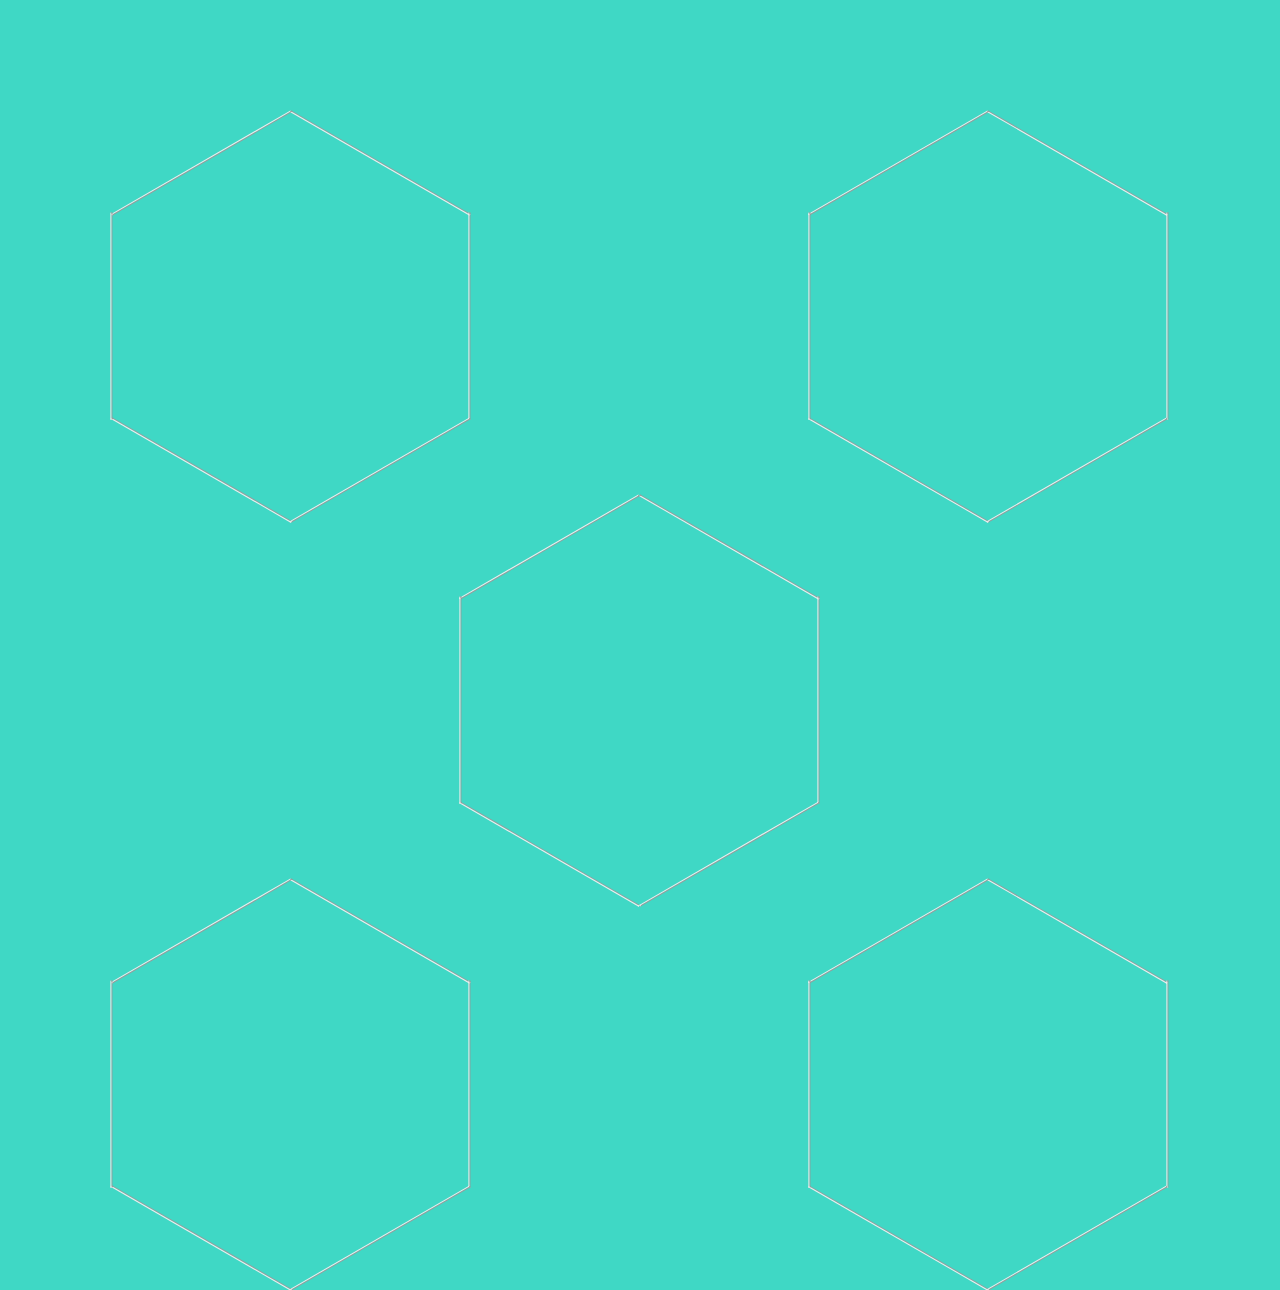
<file: index.html>
<!DOCTYPE html>
<html>
	<head>
		<link type="text/css" rel="stylesheet" href="index.css"/>
		<title>hexagon</title>
	</head>
	<body>
	  <hr class="one1">
	  <hr class="two1">
	  <hr class="three1">  
	  <hr class="four1">
	  <hr class="five1">
	  <hr class="six1">
	  </hr>
      <hr class="one2">
	  <hr class="two2">
	  <hr class="three2">  
	  <hr class="four2">
	  <hr class="five2">
	  <hr class="six2">
	  </hr>
	  <hr class="one3">
	  <hr class="two3">
	  <hr class="three3">  
	  <hr class="four3">
	  <hr class="five3">
	  <hr class="six3">
	  </hr>
	  <hr class="one4">
	  <hr class="two4">
	  <hr class="three4">  
	  <hr class="four4">
	  <hr class="five4">
	  <hr class="six4">
	  </hr>
	  <hr class="one5">
	  <hr class="two5">
	  <hr class="three5">  
	  <hr class="four5">
	  <hr class="five5">
	  <hr class="six5">
	  </hr>

            </div>
	</body>
</html>
</file>
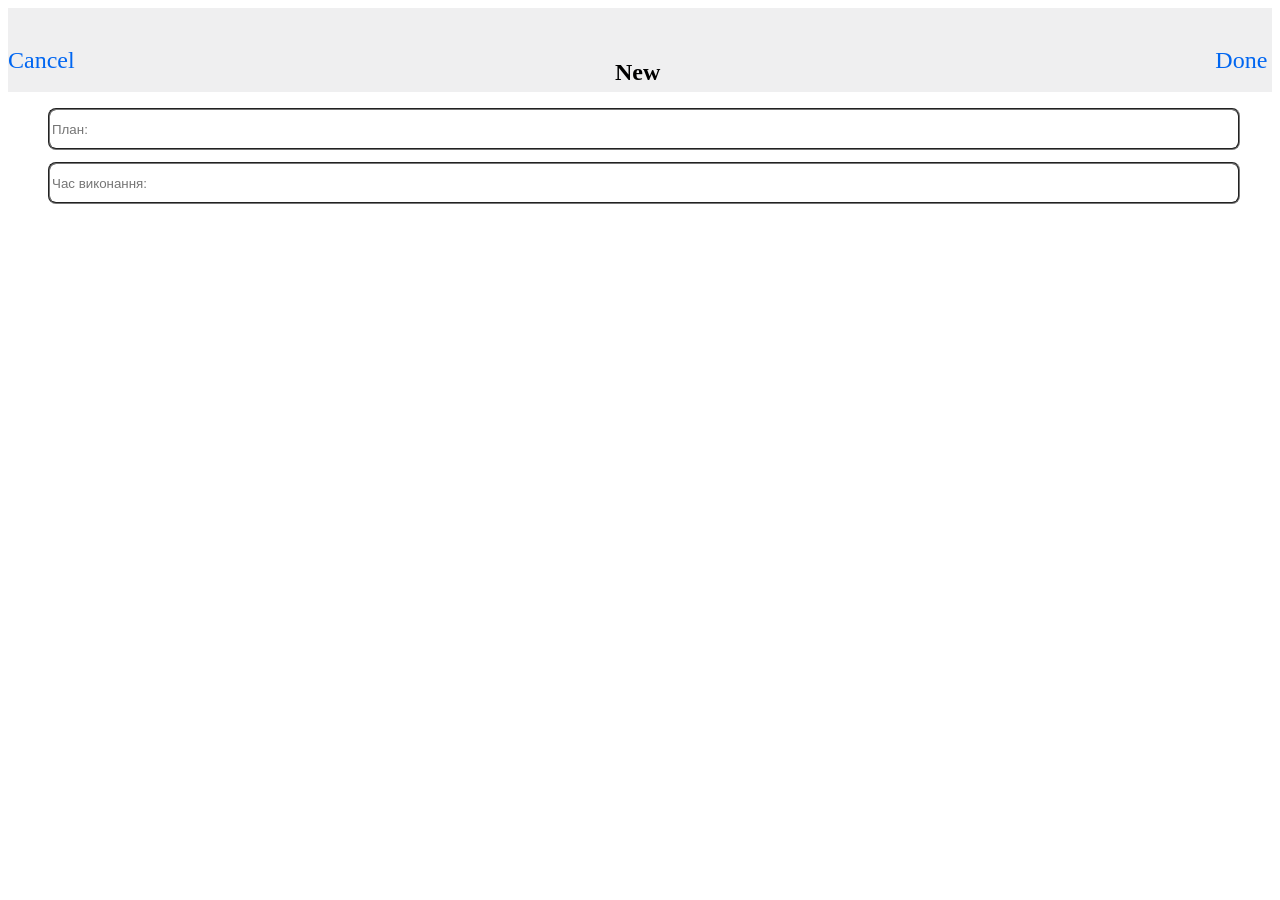
<file: new.html>
<!DOCTYPE html>
<html>
<head>
<link type="text/css" rel="stylesheet" href="new.css"/>
  <meta charset="utf-8">
  <title>New</title>
</head>
<body>
  <div class ="container">
    <div class="header">
      <div class="button-nav">
        <span class="back">Cancel</span>
      </div>  
      <div class="button-nav">
      <span class="name">New</span>
      </div>
      <div class="button-nav">
        <span class="add">Done</span>
      </div>  
    </div>
    <div class="content">
      <div class="name">
        <input type="text" placeholder="План:">
      </div>
      <div class="property">
        <input type="text" placeholder="Час виконання:">
      </div>
    </div>
  </div>
</body>
</html>
</file>
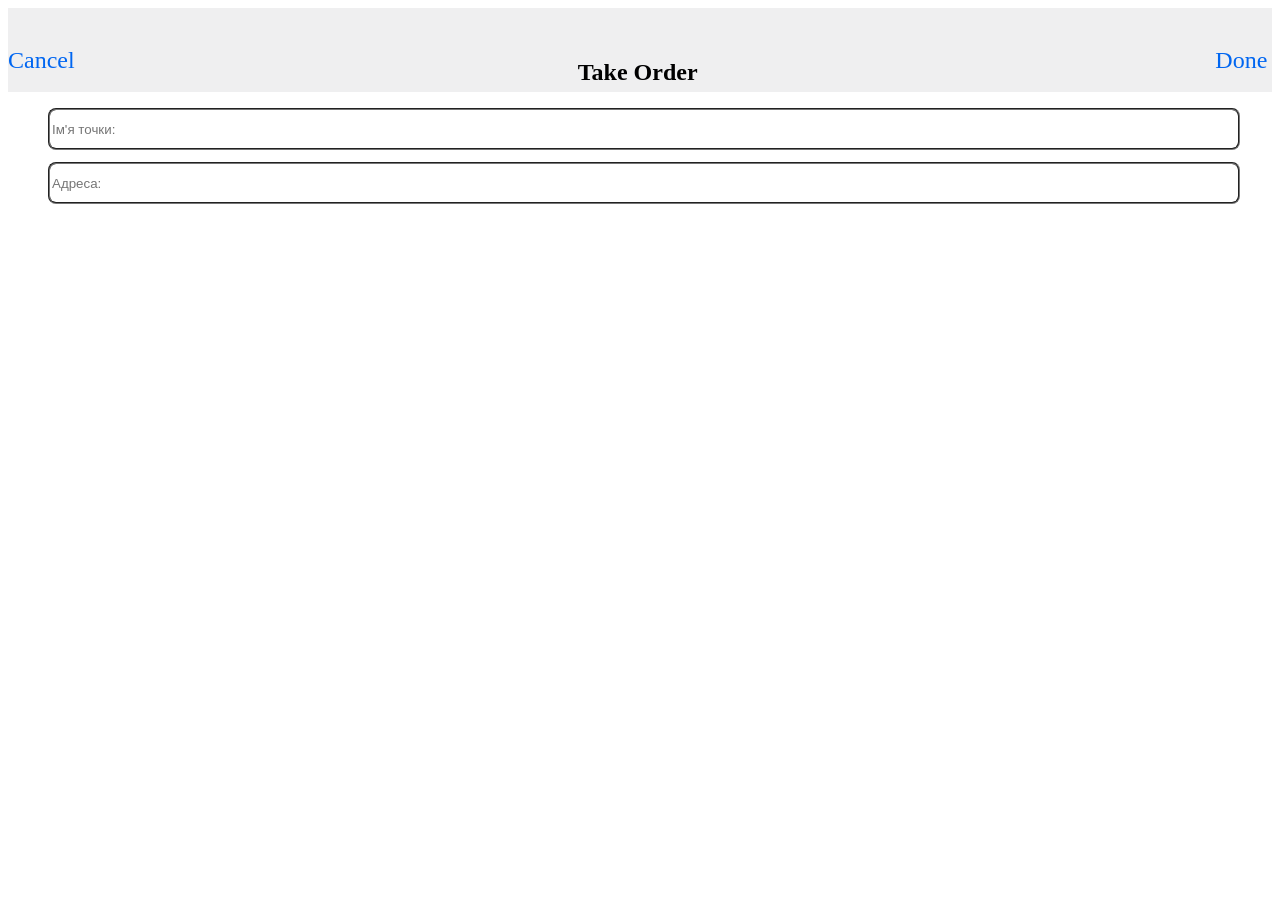
<file: take_order.html>
<!DOCTYPE html>
<html>
<head>
<link type="text/css" rel="stylesheet" href="take_order.css"/>
  <meta charset="utf-8">
  <title>Take order</title>
</head>
<body>
  <div class ="container">
    <div class="header">
      <div class="button-nav">
        <span class="back">Cancel</span>
      </div>  
      <div class="button-nav">
      <span class="name">Take Order</span>
      </div>
      <div class="button-nav">
        <span class="add">Done</span>
      </div>  
    </div>
    <div class="content">
      <div class="name">
        <input type="text" placeholder="Ім'я точки:">
      </div>
      <div class="property">
        <input type="text" placeholder="Адреса:">
      </div>
    </div>
  </div>
</body>
</html>
</file>
<file: index.css>
body
{
background-color:#3fd8c5;
}
.one1 {
  position: absolute;
margin: 12% 0% 0% 7%;
width: 16%;
-webkit-transform: rotate(150deg);
-moz-transform: rotate(150deg);
-ms-transform: rotate(150deg);
-o-transform: rotate(150deg);
}
.two1 {
  position: absolute;
margin: 12% 0% 0% 21%;
width: 16%;
-webkit-transform: rotate(30deg);
-moz-transform: rotate(30deg);
-ms-transform: rotate(30deg);
-o-transform: rotate(30deg);
}
.three1 {
  position: absolute;
margin: 24% 0% 0% 28%;
width: 16%;
-webkit-transform: rotate(90deg);
-moz-transform: rotate(90deg);
-ms-transform: rotate(90deg);
-o-transform: rotate(90deg);
}
.four1 {
  position: absolute;
margin: 36% 0% 0% 21%;
width: 16%;
-webkit-transform: rotate(150deg);
-moz-transform: rotate(150deg);
-ms-transform: rotate(150deg);
-o-transform: rotate(150deg);
}
.five1 {
   position: absolute;
margin: 36% 0% 0% 7%;
width: 16%;
-webkit-transform: rotate(30deg);
-moz-transform: rotate(30deg);
-ms-transform: rotate(30deg);
-o-transform: rotate(30deg);
}
.six1 { 
  position: absolute;
margin: 24% 0% 0% 0%;
width: 16%;
-webkit-transform: rotate(90deg);
-moz-transform: rotate(90deg);
-ms-transform: rotate(90deg);
-o-transform: rotate(90deg);
}
.one2 {
  position: absolute;
margin: 12% 0% 0% 61.5%;
width: 16%;
-webkit-transform: rotate(150deg);
-moz-transform: rotate(150deg);
-ms-transform: rotate(150deg);
-o-transform: rotate(150deg);
}
.two2 {
  position: absolute;
margin: 12% 0% 0% 75.5%;
width: 16%;
-webkit-transform: rotate(30deg);
-moz-transform: rotate(30deg);
-ms-transform: rotate(30deg);
-o-transform: rotate(30deg);
}
.three2 {
  position: absolute;
margin: 24% 0% 0% 82.5%;
width: 16%;
-webkit-transform: rotate(90deg);
-moz-transform: rotate(90deg);
-ms-transform: rotate(90deg);
-o-transform: rotate(90deg);
}
.four2 {
  position: absolute;
margin: 36% 0% 0% 75.5%;
width: 16%;
-webkit-transform: rotate(150deg);
-moz-transform: rotate(150deg);
-ms-transform: rotate(150deg);
-o-transform: rotate(150deg);
}
.five2 {
   position: absolute;
margin: 36% 0% 0% 61.5%;
width: 16%;
-webkit-transform: rotate(30deg);
-moz-transform: rotate(30deg);
-ms-transform: rotate(30deg);
-o-transform: rotate(30deg);
}
.six2 { 
  position: absolute;
margin: 24% 0% 70% 54.5%;
width: 16%;
-webkit-transform: rotate(90deg);
-moz-transform: rotate(90deg);
-ms-transform: rotate(90deg);
-o-transform: rotate(90deg);
}
.one3 {
  position: absolute;
margin: 42% 0% 0% 34.25%;
width: 16%;
-webkit-transform: rotate(150deg);
-moz-transform: rotate(150deg);
-ms-transform: rotate(150deg);
-o-transform: rotate(150deg);
}
.two3 {
  position: absolute;
margin: 42% 0% 0% 48.25%;
width: 16%;
-webkit-transform: rotate(30deg);
-moz-transform: rotate(30deg);
-ms-transform: rotate(30deg);
-o-transform: rotate(30deg);
}
.three3 {
  position: absolute;
margin: 54% 0% 0% 55.25%;
width: 16%;
-webkit-transform: rotate(90deg);
-moz-transform: rotate(90deg);
-ms-transform: rotate(90deg);
-o-transform: rotate(90deg);
}
.four3 {
  position: absolute;
margin: 66% 0% 0% 48.25%;
width: 16%;
-webkit-transform: rotate(150deg);
-moz-transform: rotate(150deg);
-ms-transform: rotate(150deg);
-o-transform: rotate(150deg);
}
.five3 {
   position: absolute;
margin: 66% 0% 0% 34.25%;
width: 16%;
-webkit-transform: rotate(30deg);
-moz-transform: rotate(30deg);
-ms-transform: rotate(30deg);
-o-transform: rotate(30deg);
}
.six3 { 
  position: absolute;
margin: 54% 0% 70% 27.25%;
width: 16%;
-webkit-transform: rotate(90deg);
-moz-transform: rotate(90deg);
-ms-transform: rotate(90deg);
-o-transform: rotate(90deg);
}
.one4 {
  position: absolute;
margin: 72% 0% 0% 7%;
width: 16%;
-webkit-transform: rotate(150deg);
-moz-transform: rotate(150deg);
-ms-transform: rotate(150deg);
-o-transform: rotate(150deg);
}
.two4 {
  position: absolute;
margin: 72% 0% 0% 21%;
width: 16%;
-webkit-transform: rotate(30deg);
-moz-transform: rotate(30deg);
-ms-transform: rotate(30deg);
-o-transform: rotate(30deg);
}
.three4 {
  position: absolute;
margin: 84% 0% 0% 28%;
width: 16%;
-webkit-transform: rotate(90deg);
-moz-transform: rotate(90deg);
-ms-transform: rotate(90deg);
-o-transform: rotate(90deg);
}
.four4 {
  position: absolute;
margin: 96% 0% 0% 21%;
width: 16%;
-webkit-transform: rotate(150deg);
-moz-transform: rotate(150deg);
-ms-transform: rotate(150deg);
-o-transform: rotate(150deg);
}
.five4 {
   position: absolute;
margin: 96% 0% 0% 7%;
width: 16%;
-webkit-transform: rotate(30deg);
-moz-transform: rotate(30deg);
-ms-transform: rotate(30deg);
-o-transform: rotate(30deg);
}
.six4 { 
  position: absolute;
margin: 84% 0% 0% 0%;
width: 16%;
-webkit-transform: rotate(90deg);
-moz-transform: rotate(90deg);
-ms-transform: rotate(90deg);
-o-transform: rotate(90deg);
}
.one5 {
  position: absolute;
margin: 72% 0% 0% 61.5%;
width: 16%;
-webkit-transform: rotate(150deg);
-moz-transform: rotate(150deg);
-ms-transform: rotate(150deg);
-o-transform: rotate(150deg);
}
.two5 {
  position: absolute;
margin: 72% 0% 0% 75.5%;
width: 16%;
-webkit-transform: rotate(30deg);
-moz-transform: rotate(30deg);
-ms-transform: rotate(30deg);
-o-transform: rotate(30deg);
}
.three5 {
  position: absolute;
margin: 84% 0% 0% 82.5%;
width: 16%;
-webkit-transform: rotate(90deg);
-moz-transform: rotate(90deg);
-ms-transform: rotate(90deg);
-o-transform: rotate(90deg);
}
.four5 {
  position: absolute;
margin: 96% 0% 0% 75.5%;
width: 16%;
-webkit-transform: rotate(150deg);
-moz-transform: rotate(150deg);
-ms-transform: rotate(150deg);
-o-transform: rotate(150deg);
}
.five5 {
   position: absolute;
margin: 96% 0% 0% 61.5%;
width: 16%;
-webkit-transform: rotate(30deg);
-moz-transform: rotate(30deg);
-ms-transform: rotate(30deg);
-o-transform: rotate(30deg);
}
.six5 { 
  position: absolute;
margin: 84% 0% 70% 54.5%;
width: 16%;
-webkit-transform: rotate(90deg);
-moz-transform: rotate(90deg);
-ms-transform: rotate(90deg);
-o-transform: rotate(90deg);
}
</file>
<file: new.css>
//RESET CSS
html, body, div, span, applet, object, iframe,
h1, h2, h3, h4, h5, h6, p, blockquote, pre,
a, abbr, acronym, address, big, cite, code,
del, dfn, em, img, ins, kbd, q, s, samp,
small, strike, strong, sub, sup, tt, var,
b, u, i, center,
dl, dt, dd, ol, ul, li,
fieldset, form, label, legend,
table, caption, tbody, tfoot, thead, tr, th, td,
article, aside, canvas, details, embed, 
figure, figcaption, footer, header, hgroup, 
menu, nav, output, ruby, section, summary,
time, mark, audio, video {
    margin: 0;
    padding: 0;
    border: 0;
    font-size: 100%;
    font: inherit;
    vertical-align: baseline;
}
/* HTML5 display-role reset for older browsers */
article, aside, details, figcaption, figure, 
footer, header, hgroup, menu, nav, section {
    display: block;
}
body {
    line-height: 1;
}
ol, ul {
    list-style: none;
}
blockquote, q {
    quotes: none;
}
blockquote:before, blockquote:after,
q:before, q:after {
    content: '';
    content: none;
}
table {
    border-collapse: collapse;
    border-spacing: 0;
}
//

//CODE

.container{
  width: 100%;
  position: absolute;
  top: 0;
  text-align: center;
}
.header{
  width: 100%;
  background-color: #efeff0;
}

.header .button-nav{
  display: inline-block;
  width: 33%;
  text-align: center;
  padding: 40px 0px 8px 0px;
}
.header span.back{
  color:#0066F1;
  float: left;
  text-align: left;
  font-weight:normal;
 }
.header span.add{
  color:#0066F1;
    float: right;
  text-align: right;
}
.header span.name{
  font-weight:bolder;
}
.header span{
  font-size:24px;
}
.content{
width: 100%;
text-align:center;
}
input{
  border-style:groove;
  border-radius:8px;
  height: 36px;
}
.content .name{
padding: 16px 40px 12px 40px;
}
.content .property{
padding: 0px 40px 12px 40px;
}
input{
 width: 100%;
}
</file>
<file: take_order.css>
//RESET CSS
html, body, div, span, applet, object, iframe,
h1, h2, h3, h4, h5, h6, p, blockquote, pre,
a, abbr, acronym, address, big, cite, code,
del, dfn, em, img, ins, kbd, q, s, samp,
small, strike, strong, sub, sup, tt, var,
b, u, i, center,
dl, dt, dd, ol, ul, li,
fieldset, form, label, legend,
table, caption, tbody, tfoot, thead, tr, th, td,
article, aside, canvas, details, embed, 
figure, figcaption, footer, header, hgroup, 
menu, nav, output, ruby, section, summary,
time, mark, audio, video {
    margin: 0;
    padding: 0;
    border: 0;
    font-size: 100%;
    font: inherit;
    vertical-align: baseline;
}
/* HTML5 display-role reset for older browsers */
article, aside, details, figcaption, figure, 
footer, header, hgroup, menu, nav, section {
    display: block;
}
body {
    line-height: 1;
}
ol, ul {
    list-style: none;
}
blockquote, q {
    quotes: none;
}
blockquote:before, blockquote:after,
q:before, q:after {
    content: '';
    content: none;
}
table {
    border-collapse: collapse;
    border-spacing: 0;
}
//

//CODE

.container{
  width: 100%;
  position: absolute;
  top: 0;
  text-align: center;
}
.header{
  width: 100%;
  background-color: #efeff0;
}

.header .button-nav{
  display: inline-block;
  width: 33%;
  text-align: center;
  padding: 40px 0px 8px 0px;
}
.header span.back{
  color:#0066F1;
  float: left;
  text-align: left;
  font-weight:normal;
 }
.header span.add{
  color:#0066F1;
    float: right;
  text-align: right;
}
.header span.name{
  font-weight:bolder;
}
.header span{
  font-size:24px;
}
.content{
width: 100%;
text-align:center;
}
input{
  border-style:groove;
  border-radius:8px;
  height: 36px;
}
.content .name{
padding: 16px 40px 12px 40px;
}
.content .property{
padding: 0px 40px 12px 40px;
}
input{
 width: 100%;
}
</file>
